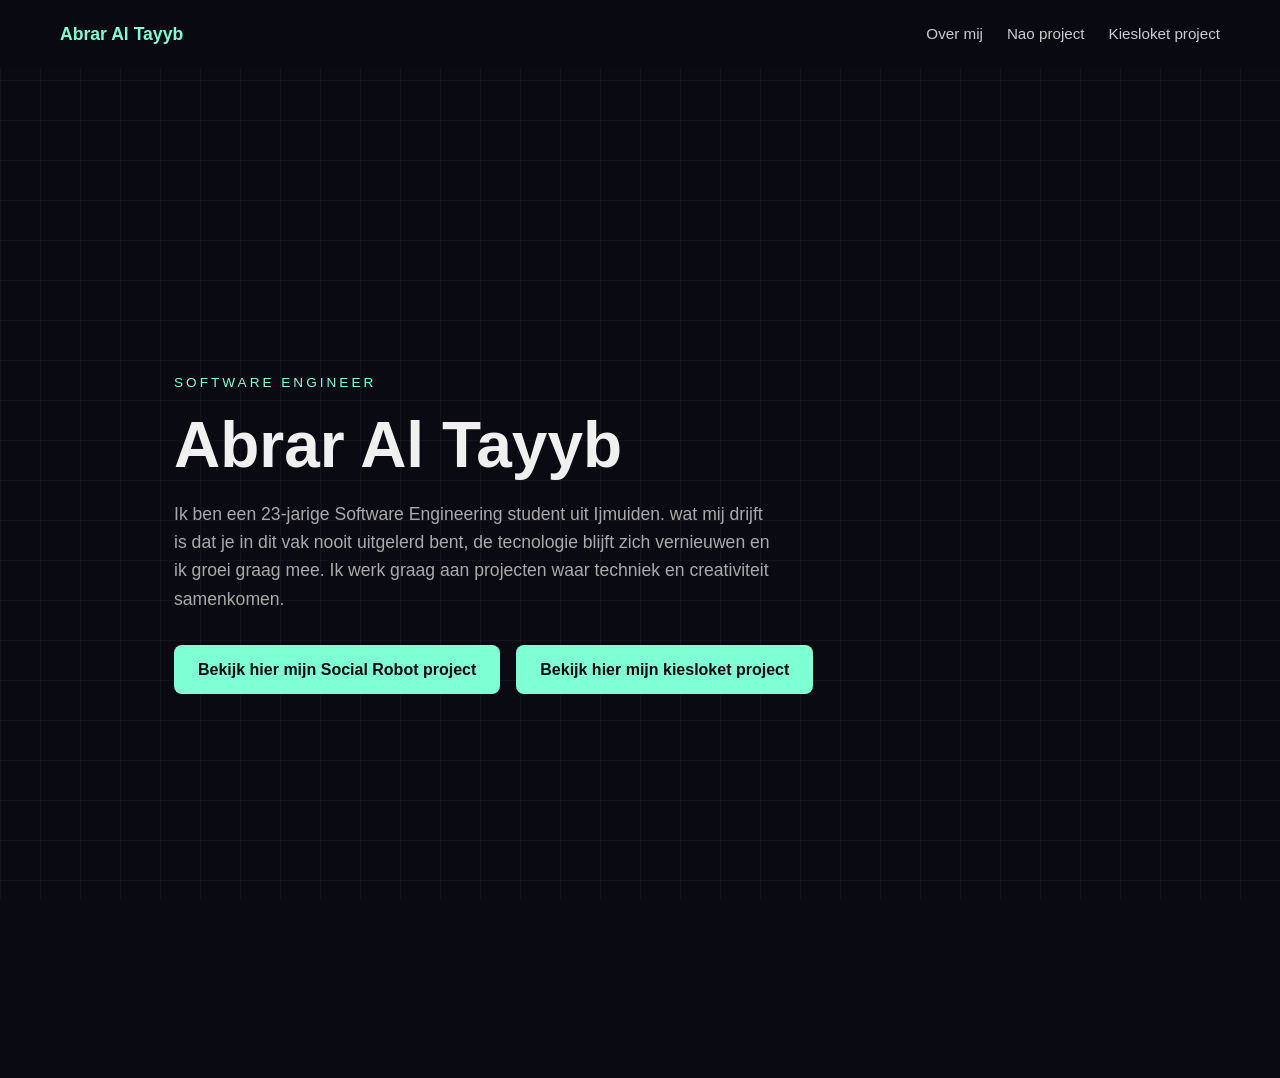
<file: index.html>
<!DOCTYPE html>
<html lang="nl">
    <head>
<meta charset="UTF-8">
<meta name="viewport" content="wifth=device-width, initial-scale=1.0">
<title>Portfolio - Abrar Al Tayyb</title>
<link rel="stylesheet" href="styling.css">
</head>
<body>
    <header>
        <nav>
            <span class="logo"> Abrar Al Tayyb</span>
            <div class="nav-links">
                <a href="profiel.html">Over mij</a>
                <a href="naoProject.html">Nao project</a>
                <a href="kiesloket.html">Kiesloket project</a>
            </div>
        </nav>
    </header>

    <main>
        <!--hero sectie-->
        <section class="hero" id="over-mij">
            <p class="eyebrow">Software Engineer</p>
            <h1>Abrar Al Tayyb</h1>
            <p class="hero-tekst">
                Ik ben een 23-jarige Software Engineering student uit Ijmuiden. 
                wat mij drijft is dat je in dit vak nooit uitgelerd bent, de tecnologie blijft zich vernieuwen en ik groei graag mee.
                Ik werk graag aan projecten waar techniek en creativiteit samenkomen.
            </p>
            <div class="knoppen">
                <a href="naoProject.html" class="knop-primary">Bekijk hier mijn Social Robot project</a>
                <a href="kiesloket.html" class="knop-primary">Bekijk hier mijn kiesloket project</a>
            
            </div>
        </section>
    </main>
</body>
</html>
</file>
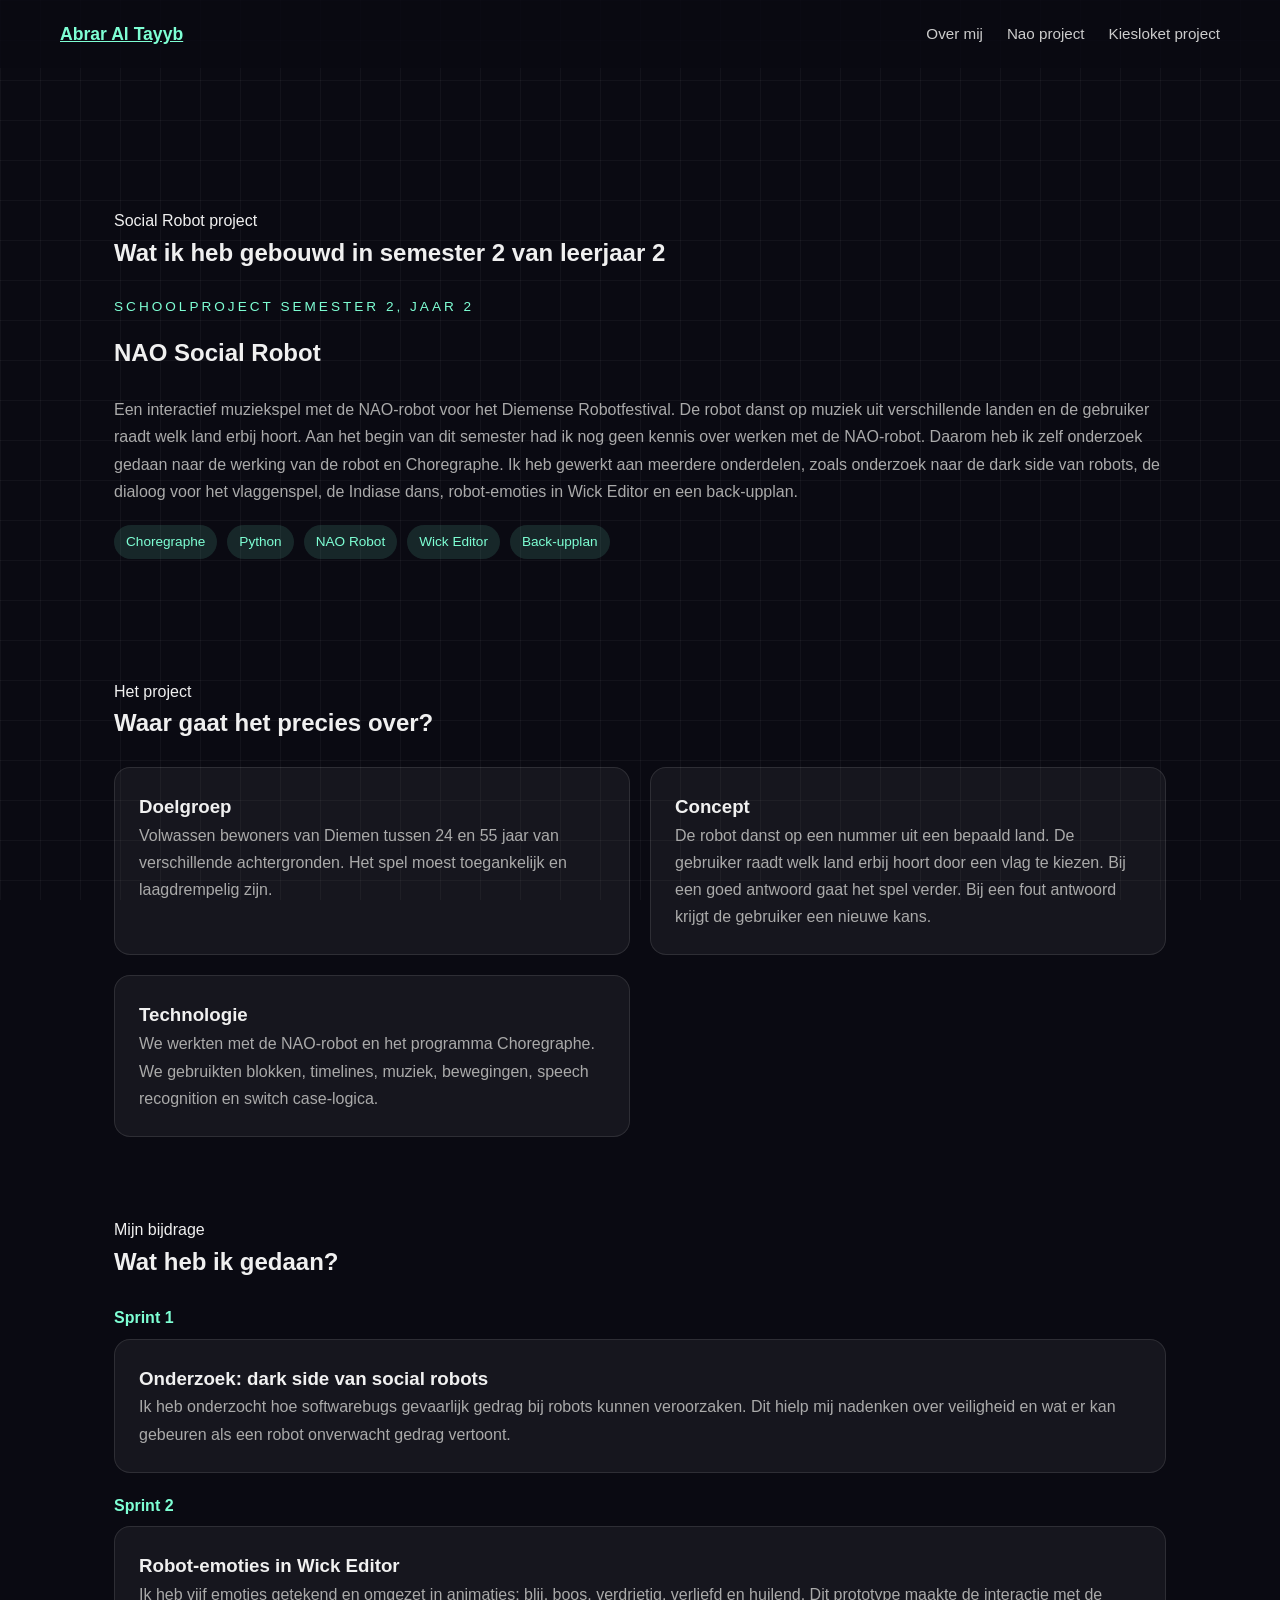
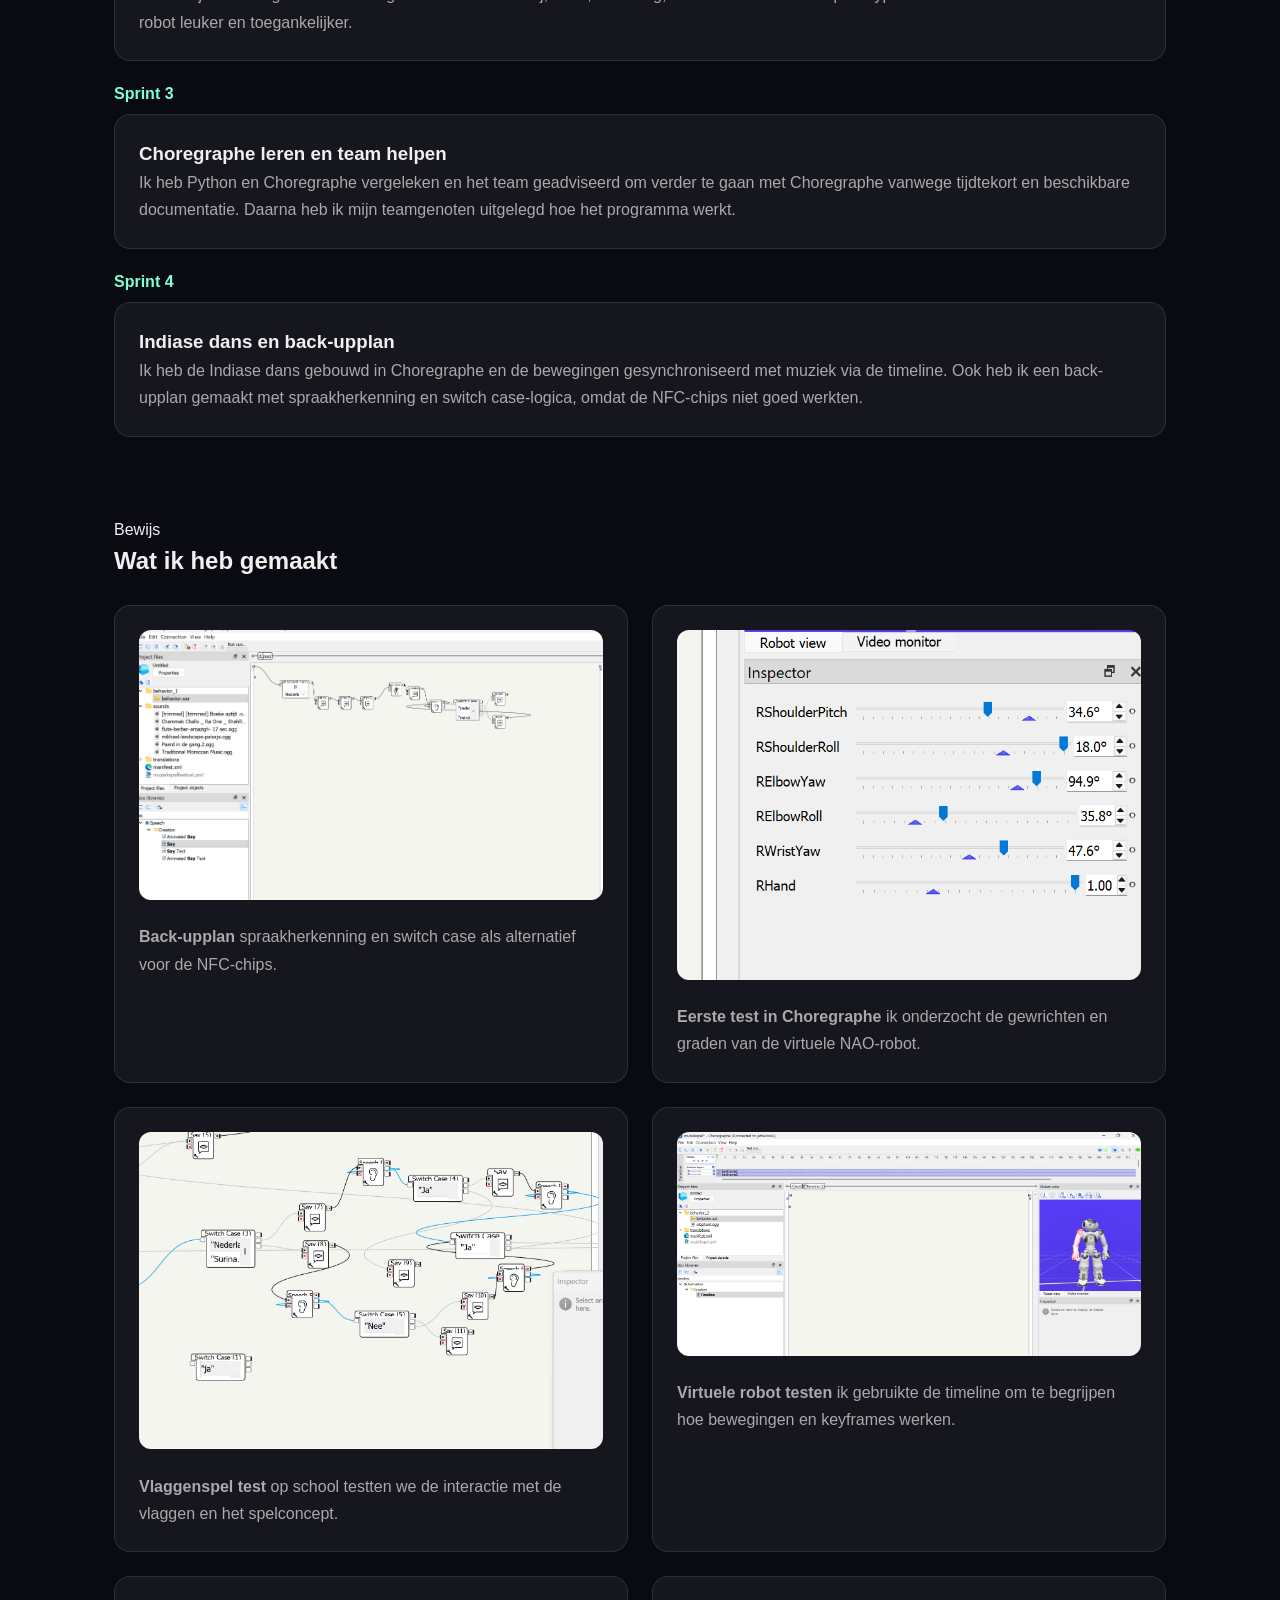
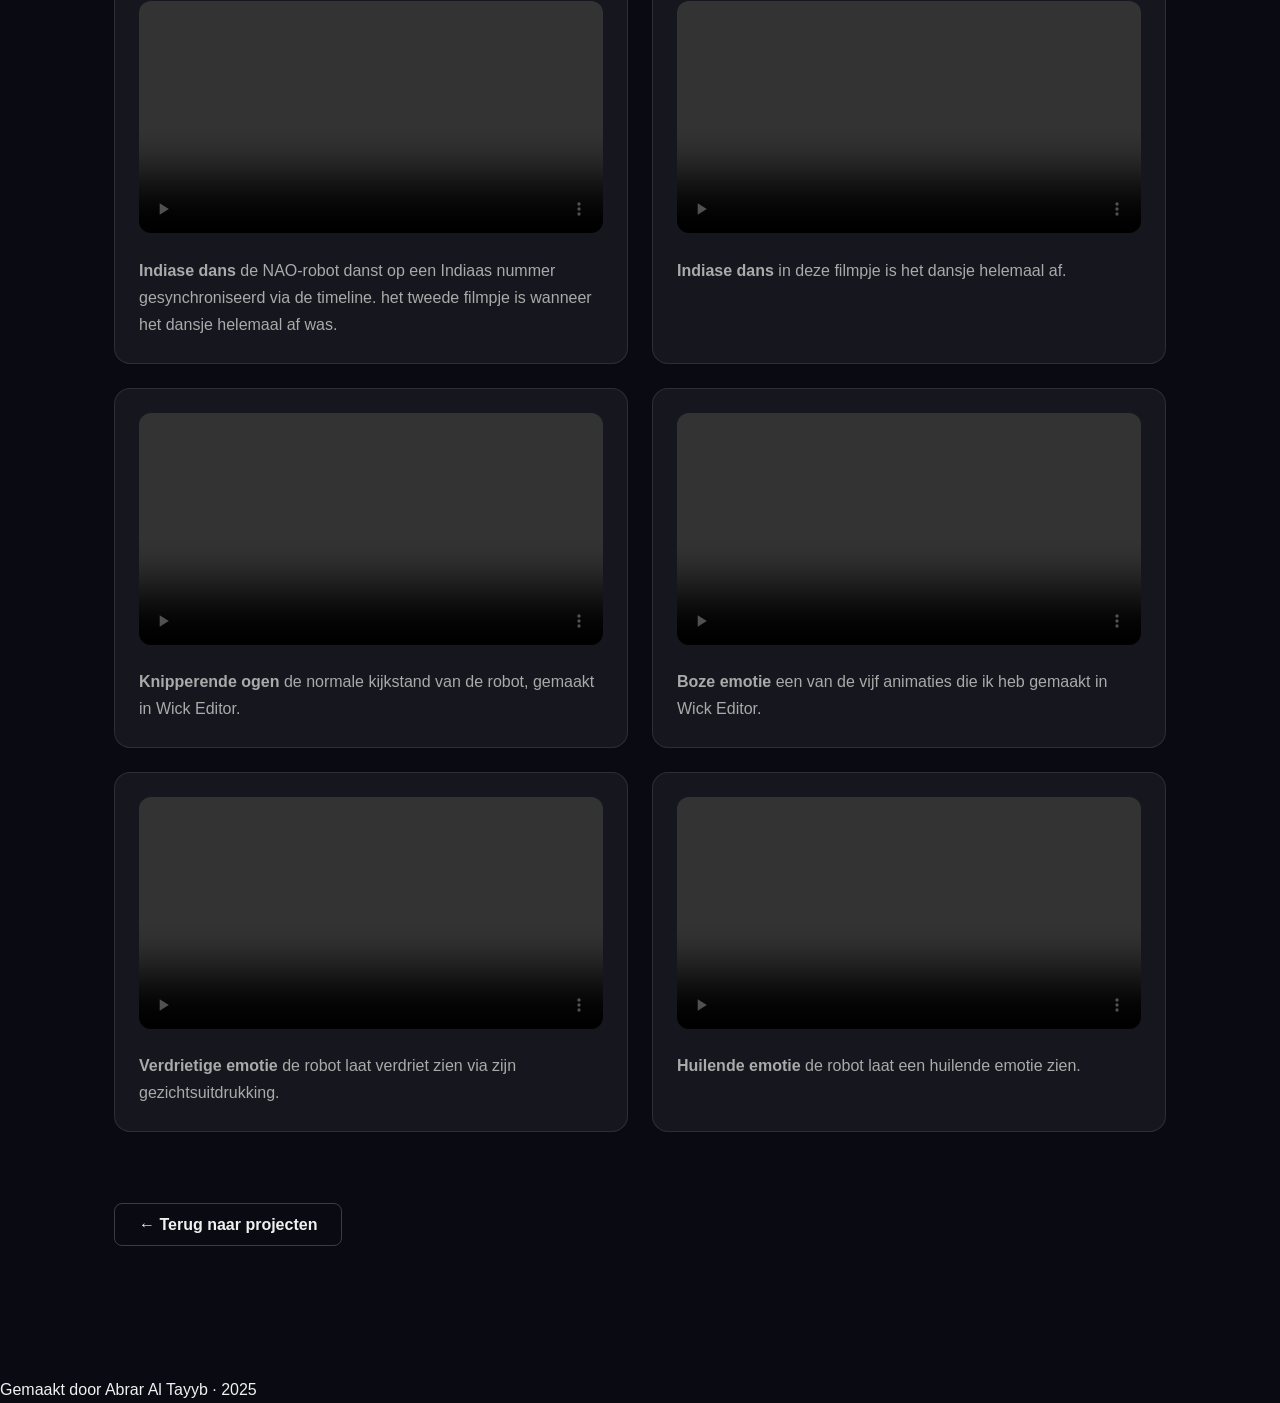
<file: naoProject.html>
<!DOCTYPE html>
<html lang="nl">
<head>
  <meta charset="UTF-8">
  <meta name="viewport" content="width=device-width, initial-scale=1.0">
  <title>NAO Project - Abrar Al Tayyb</title>

  <link rel="stylesheet" href="styling.css">
</head>

<body>
  <header>
    <nav>
      <a href="index.html" class="logo">Abrar Al Tayyb</a>

      <div class="nav-links">
        <a href="profiel.html">Over mij</a>
        <a href="naoProject.html">Nao project</a>
        <a href="kiesloket.html">Kiesloket project</a>
      </div>
    </nav>
  </header>

  <main>

    <section id="naoProject" class="project-hero">
      <p class="sectie-label">Social Robot project</p>
      <h1>Wat ik heb gebouwd in semester 2 van leerjaar 2</h1>

      <div class="project-kaart">
        <div class="project-info">
          <p class="eyebrow">Schoolproject Semester 2, jaar 2</p>
          <h2>NAO Social Robot</h2>

          <p class="project-omschrijving">
            Een interactief muziekspel met de NAO-robot voor het Diemense Robotfestival.
            De robot danst op muziek uit verschillende landen en de gebruiker raadt welk land erbij hoort.
            Aan het begin van dit semester had ik nog geen kennis over werken met de NAO-robot.
            Daarom heb ik zelf onderzoek gedaan naar de werking van de robot en Choregraphe.
            Ik heb gewerkt aan meerdere onderdelen, zoals onderzoek naar de dark side van robots,
            de dialoog voor het vlaggenspel, de Indiase dans, robot-emoties in Wick Editor
            en een back-upplan.
          </p>

          <div class="tag-rij">
            <span class="tag">Choregraphe</span>
            <span class="tag">Python</span>
            <span class="tag">NAO Robot</span>
            <span class="tag">Wick Editor</span>
            <span class="tag">Back-upplan</span>
          </div>
        </div>
      </div>
    </section>

    <section>
      <p class="sectie-label">Het project</p>
      <h2>Waar gaat het precies over?</h2>

      <div class="bijdrage-grid">
        <div class="info-kaart">
          <h3>Doelgroep</h3>
          <p>
            Volwassen bewoners van Diemen tussen 24 en 55 jaar van verschillende achtergronden.
            Het spel moest toegankelijk en laagdrempelig zijn.
          </p>
        </div>

        <div class="info-kaart">
          <h3>Concept</h3>
          <p>
            De robot danst op een nummer uit een bepaald land.
            De gebruiker raadt welk land erbij hoort door een vlag te kiezen.
            Bij een goed antwoord gaat het spel verder. Bij een fout antwoord krijgt de gebruiker een nieuwe kans.
          </p>
        </div>

        <div class="info-kaart">
          <h3>Technologie</h3>
          <p>
            We werkten met de NAO-robot en het programma Choregraphe.
            We gebruikten blokken, timelines, muziek, bewegingen,
            speech recognition en switch case-logica.
          </p>
        </div>
      </div>
    </section>

    <section>
      <p class="sectie-label">Mijn bijdrage</p>
      <h2>Wat heb ik gedaan?</h2>

      <div class="tijdlijn">

        <div class="tijdlijn-item">
          <p class="tijdlijn-datum">Sprint 1</p>
          <div class="tijdlijn-inhoud">
            <h3>Onderzoek: dark side van social robots</h3>
            <p>
              Ik heb onderzocht hoe softwarebugs gevaarlijk gedrag bij robots kunnen veroorzaken.
              Dit hielp mij nadenken over veiligheid en wat er kan gebeuren als een robot onverwacht gedrag vertoont.
            </p>
          </div>
        </div>

        <div class="tijdlijn-item">
          <p class="tijdlijn-datum">Sprint 2</p>
          <div class="tijdlijn-inhoud">
            <h3>Robot-emoties in Wick Editor</h3>
            <p>
              Ik heb vijf emoties getekend en omgezet in animaties:
              blij, boos, verdrietig, verliefd en huilend.
              Dit prototype maakte de interactie met de robot leuker en toegankelijker.
            </p>
          </div>
        </div>

        <div class="tijdlijn-item">
          <p class="tijdlijn-datum">Sprint 3</p>
          <div class="tijdlijn-inhoud">
            <h3>Choregraphe leren en team helpen</h3>
            <p>
              Ik heb Python en Choregraphe vergeleken en het team geadviseerd
              om verder te gaan met Choregraphe vanwege tijdtekort en beschikbare documentatie.
              Daarna heb ik mijn teamgenoten uitgelegd hoe het programma werkt.
            </p>
          </div>
        </div>

        <div class="tijdlijn-item">
          <p class="tijdlijn-datum">Sprint 4</p>
          <div class="tijdlijn-inhoud">
            <h3>Indiase dans en back-upplan</h3>
            <p>
              Ik heb de Indiase dans gebouwd in Choregraphe en de bewegingen
              gesynchroniseerd met muziek via de timeline.
              Ook heb ik een back-upplan gemaakt met spraakherkenning en switch case-logica,
              omdat de NFC-chips niet goed werkten.
            </p>
          </div>
        </div>

      </div>
    </section>

    <section>
      <p class="sectie-label">Bewijs</p>
      <h2>Wat ik heb gemaakt</h2>

      <div class="bewijs-grid">

        <div class="bewijs-kaart">
          <img src="image/back-up-plan.png" alt="Back-upplan in Choregraphe">
          <p>
            <strong>Back-upplan</strong> spraakherkenning en switch case
            als alternatief voor de NFC-chips.
          </p>
        </div>

        <div class="bewijs-kaart">
          <img src="image/testen-graden.png" alt="Testen met graden in Choregraphe">
          <p>
            <strong>Eerste test in Choregraphe</strong> ik onderzocht
            de gewrichten en graden van de virtuele NAO-robot.
          </p>
        </div>

        <div class="bewijs-kaart">
          <img src="image/vlaggenspel.png" alt="Test van het vlaggenspel">
          <p>
            <strong>Vlaggenspel test</strong> op school testten we
            de interactie met de vlaggen en het spelconcept.
          </p>
        </div>

        <div class="bewijs-kaart">
          <img src="image/testen-met-virtualrobot.png" alt="Virtuele NAO-robot in Choregraphe">
          <p>
            <strong>Virtuele robot testen</strong> ik gebruikte de timeline
            om te begrijpen hoe bewegingen en keyframes werken.
          </p>
        </div>

        <div class="bewijs-kaart">
          <video controls>
            <source src="image/robot-indian-dance0.1.mp4" type="video/mp4">
            <source src="image/robot-indian-dance0.2.mp4" type="video/mp4">
            Je browser ondersteunt deze video niet.
          </video>
          <p>
            <strong>Indiase dans</strong> de NAO-robot danst op
            een Indiaas nummer gesynchroniseerd via de timeline. het tweede filmpje is wanneer het dansje helemaal af was.
          </p>
        </div>

         <div class="bewijs-kaart">
          <video controls>
            <source src="image/robot-indian-dance0.2.mp4" type="video/mp4">
            Je browser ondersteunt deze video niet.
          </video>
          <p>
            <strong>Indiase dans</strong> in deze filmpje is het dansje helemaal af.
          </p>
        </div>


        <div class="bewijs-kaart">
          <video controls>
            <source src="image/robot-emote-blinking.mp4" type="video/mp4">
            Je browser ondersteunt deze video niet.
          </video>
          <p>
            <strong>Knipperende ogen</strong> de normale kijkstand
            van de robot, gemaakt in Wick Editor.
          </p>
        </div>

        <div class="bewijs-kaart">
          <video controls>
            <source src="image/robot-emote-angry.mp4" type="video/mp4">
            Je browser ondersteunt deze video niet.
          </video>
          <p>
            <strong>Boze emotie</strong> een van de vijf animaties
            die ik heb gemaakt in Wick Editor.
          </p>
        </div>

        <div class="bewijs-kaart">
          <video controls>
            <source src="image/robot-emote-sad.mp4" type="video/mp4">
            Je browser ondersteunt deze video niet.
          </video>
          <p>
            <strong>Verdrietige emotie</strong> de robot laat
            verdriet zien via zijn gezichtsuitdrukking.
          </p>
        </div>
        <div class="bewijs-kaart">
  <video controls>
    <source src="image/robot-emote-crying.mp4" type="video/mp4">
    Je browser ondersteunt deze video niet.
  </video>
  <p>
    <strong>Huilende emotie</strong> de robot laat
    een huilende emotie zien.
  </p>
</div>

      </div>
    </section>

    <section>
      <a href="index.html#projecten" class="knop-secondary">
        ← Terug naar projecten
      </a>
    </section>

  </main>

  <footer>
    <p>Gemaakt door Abrar Al Tayyb · 2025</p>
  </footer>

</body>
</html>
</file>
<file: styling.css>
/*Alles resetten zodat elke browser hetzelfde begint.*/
*{
    margin: 0;
    padding: 0;
    box-sizing: border-box;
}

/*de achtergrond en de lettertype van de pagina*/
body {
    background-color: #0a0a12;
    color: #f0f0f0;
    font-family: Arial, sans-serif;
    line-height: 1.6;
}

/*de streepjes achtergrond- dit zijn de dunne lijnen op de pagina
de body::before is voor een onzichtbare laagje met streepjes*/
body::before {
    content:"";
    position: fixed;
    top:0;
    left:0;
    width: 100%;
    height: 100%;
    background-image:linear-gradient(rgba(255,255,255,0.04) 1px, transparent 1px),
    linear-gradient(90deg, rgba(255,255,255,0.04) 1px, transparent 1px);
    background-size: 40px 40px;
    z-index: -1;

}

/* De navigatiebalk */
nav {
    display: flex;
    justify-content: space-between;
    align-items: center;
    padding: 20px 60px;
    background-color: rgba(10, 10, 18, 0.85);
    position: sticky;
    top: 0;
}

/* Je naam links in de navbar */
.logo {
    font-weight: bold;
    font-size: 1.1rem;
    color: #7effd4;
}

/* De linkjes rechts in de navbar */
.nav-links {
    display: flex;
    gap: 24px;
}

.nav-links a {
    color: #cccccc;
    text-decoration: none;
    font-size: 0.95rem;
}

.nav-links a:hover {
    color: #7effd4;
}

/* De hero sectie */
.hero {
    min-height: 90vh;
    display: flex;
    flex-direction: column;
    justify-content: center;
    padding: 0 60px;
    max-width: 900px;
}

/* Kleine tekst boven je naam */
.eyebrow {
    color: #7effd4;
    font-size: 0.85rem;
    letter-spacing: 3px;
    text-transform: uppercase;
    margin-bottom: 16px;
}

/* Je naam groot */
.hero h1 {
    font-size: 4rem;
    font-weight: bold;
    margin-bottom: 20px;
    line-height: 1.1;
}

/* De beschrijvende tekst */
.hero-tekst {
    color: #aaaaaa;
    font-size: 1.1rem;
    max-width: 600px;
    margin-bottom: 32px;
}

/* De twee knoppen naast elkaar */
.knoppen {
    display: flex;
    gap: 16px;
}

/* Groene knop */
.knop-primary {
    background-color: #7effd4;
    color: #0a0a12;
    padding: 12px 24px;
    border-radius: 8px;
    text-decoration: none;
    font-weight: bold;
}

/* Doorzichtige knop */
.knop-secondary {
    background-color: transparent;
    color: #f0f0f0;
    padding: 12px 24px;
    border-radius: 8px;
    text-decoration: none;
    font-weight: bold;
    border: 1px solid rgba(255,255,255,0.2);
}

/* Hover effect op beide knoppen */
.knop-primary:hover,
.knop-secondary:hover {
    opacity: 0.85;
}

/* Twee kolommen met kaarten voor elke bijdrage */
.bijdrage-grid {
  display: grid;
  grid-template-columns: repeat(2, 1fr);
  gap: 20px;
}

/* Elke bijdrage kaart */
.bijdrage-kaart {
  background: rgba(255,255,255,0.05);
  border: 1px solid rgba(255,255,255,0.1);
  border-radius: 16px;
  padding: 24px;
  transition: transform 0.2s ease, border-color 0.2s ease;
}

.bijdrage-kaart:hover {
  transform: translateY(-4px);
  border-color: rgba(126,255,212,0.3);
}

.bijdrage-kaart h3 {
  font-size: 1rem;
  margin-bottom: 10px;
}

.bijdrage-kaart p {
  color: #aaaaaa;
  font-size: 0.9rem;
  line-height: 1.7;
}

main {
  max-width: 1100px;
  margin: 0 auto;
  padding: 60px 24px;
}

section {
  margin-bottom: 80px;
}

.project-hero {
  padding: 80px 0 40px 0;
}

.project-hero h1,
section h2 {
  margin-bottom: 24px;
}

.project-omschrijving,
.info-kaart p,
.tijdlijn-inhoud p,
.bewijs-kaart p {
  color: #aaaaaa;
  line-height: 1.7;
}

.info-kaart,
.tijdlijn-inhoud,
.bewijs-kaart {
  background: rgba(255,255,255,0.05);
  border: 1px solid rgba(255,255,255,0.1);
  border-radius: 16px;
  padding: 24px;
}

.bewijs-grid {
  display: grid;
  grid-template-columns: repeat(2, 1fr);
  gap: 24px;
}

.bewijs-kaart img,
.bewijs-kaart video {
  width: 100%;
  max-height: 350px;
  object-fit: cover;
  border-radius: 12px;
  margin-bottom: 16px;
}

.tag-rij {
  display: flex;
  flex-wrap: wrap;
  gap: 10px;
  margin-top: 20px;
}

.tag {
  background: rgba(126,255,212,0.12);
  color: #7effd4;
  padding: 6px 12px;
  border-radius: 999px;
  font-size: 0.85rem;
}

.tijdlijn {
  display: grid;
  gap: 20px;
}

.tijdlijn-datum {
  color: #7effd4;
  font-weight: bold;
  margin-bottom: 8px;
}

@media (max-width: 768px) {
  nav {
    padding: 20px 24px;
    flex-direction: column;
    gap: 16px;
  }

  .nav-links {
    flex-wrap: wrap;
    justify-content: center;
  }

  .bijdrage-grid,
  .bewijs-grid {
    grid-template-columns: 1fr;
  }

  .hero h1 {
    font-size: 2.5rem;
  }
}
</file>
